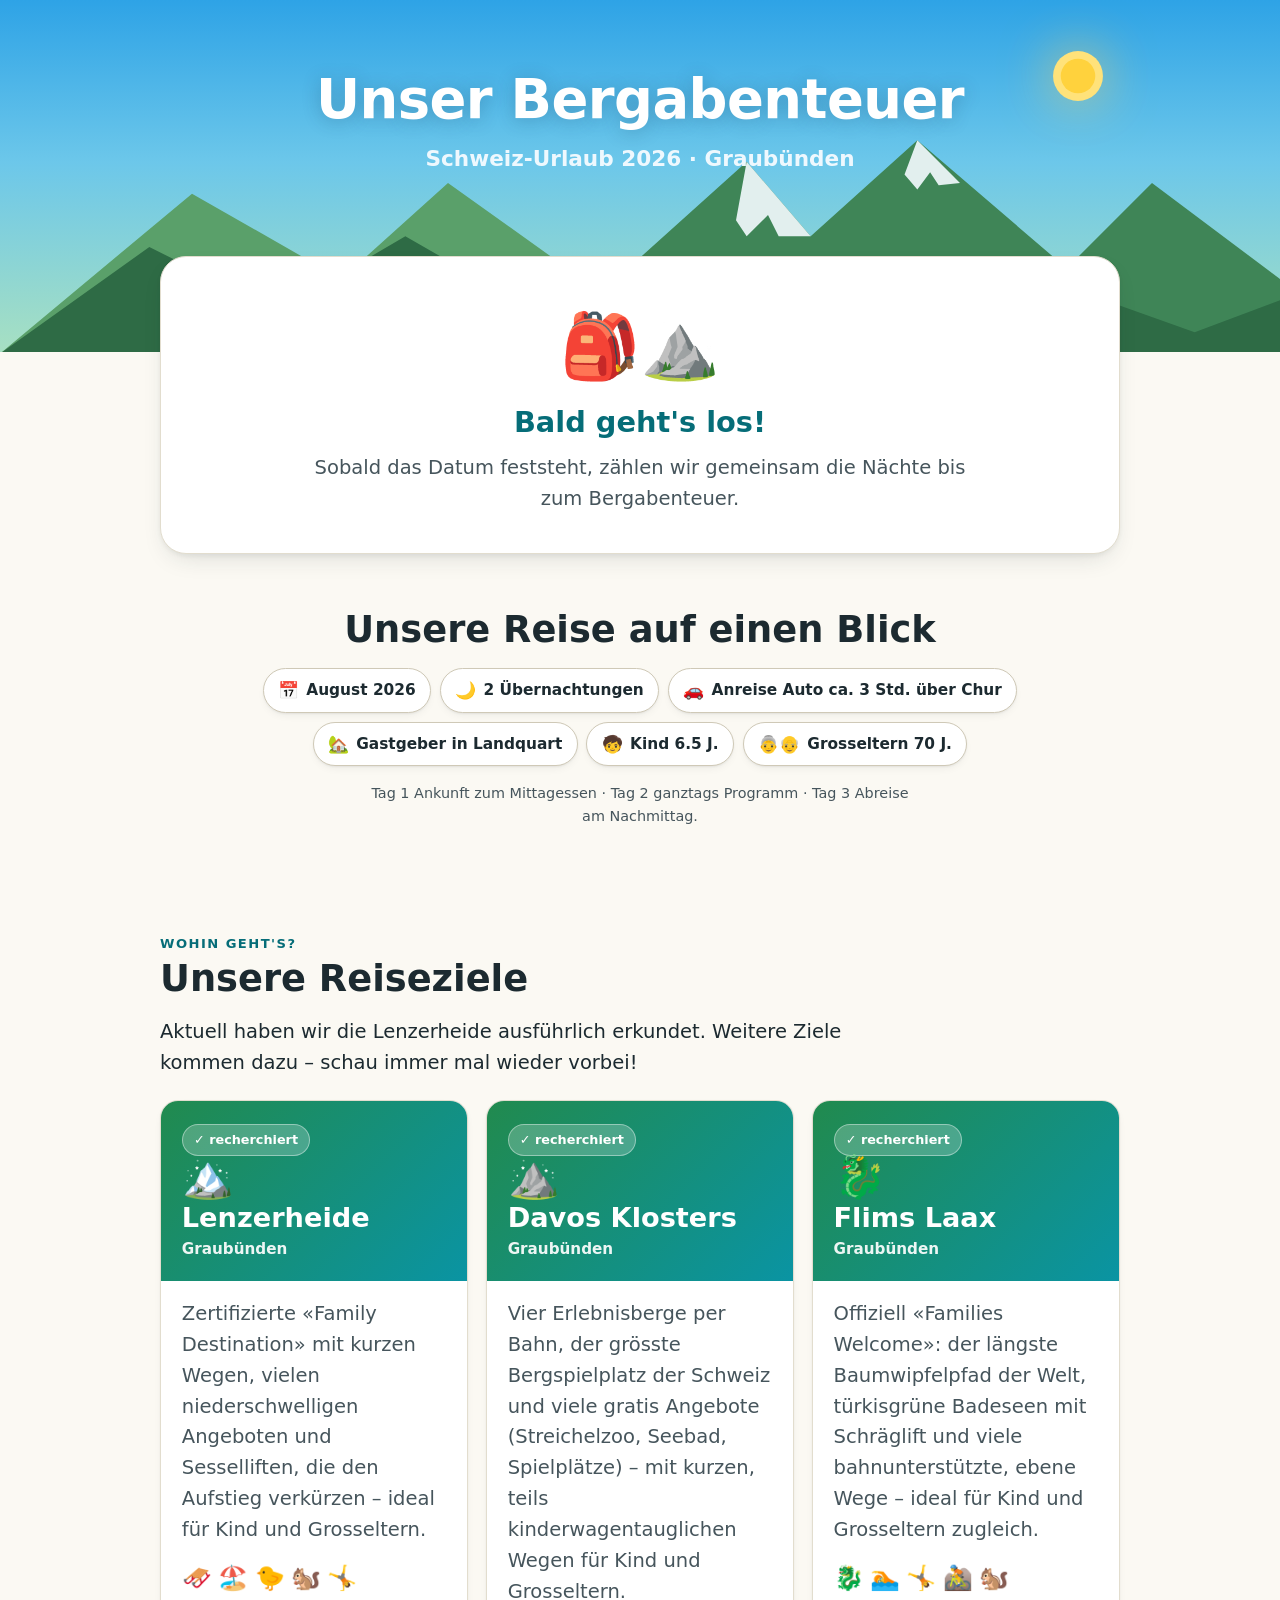
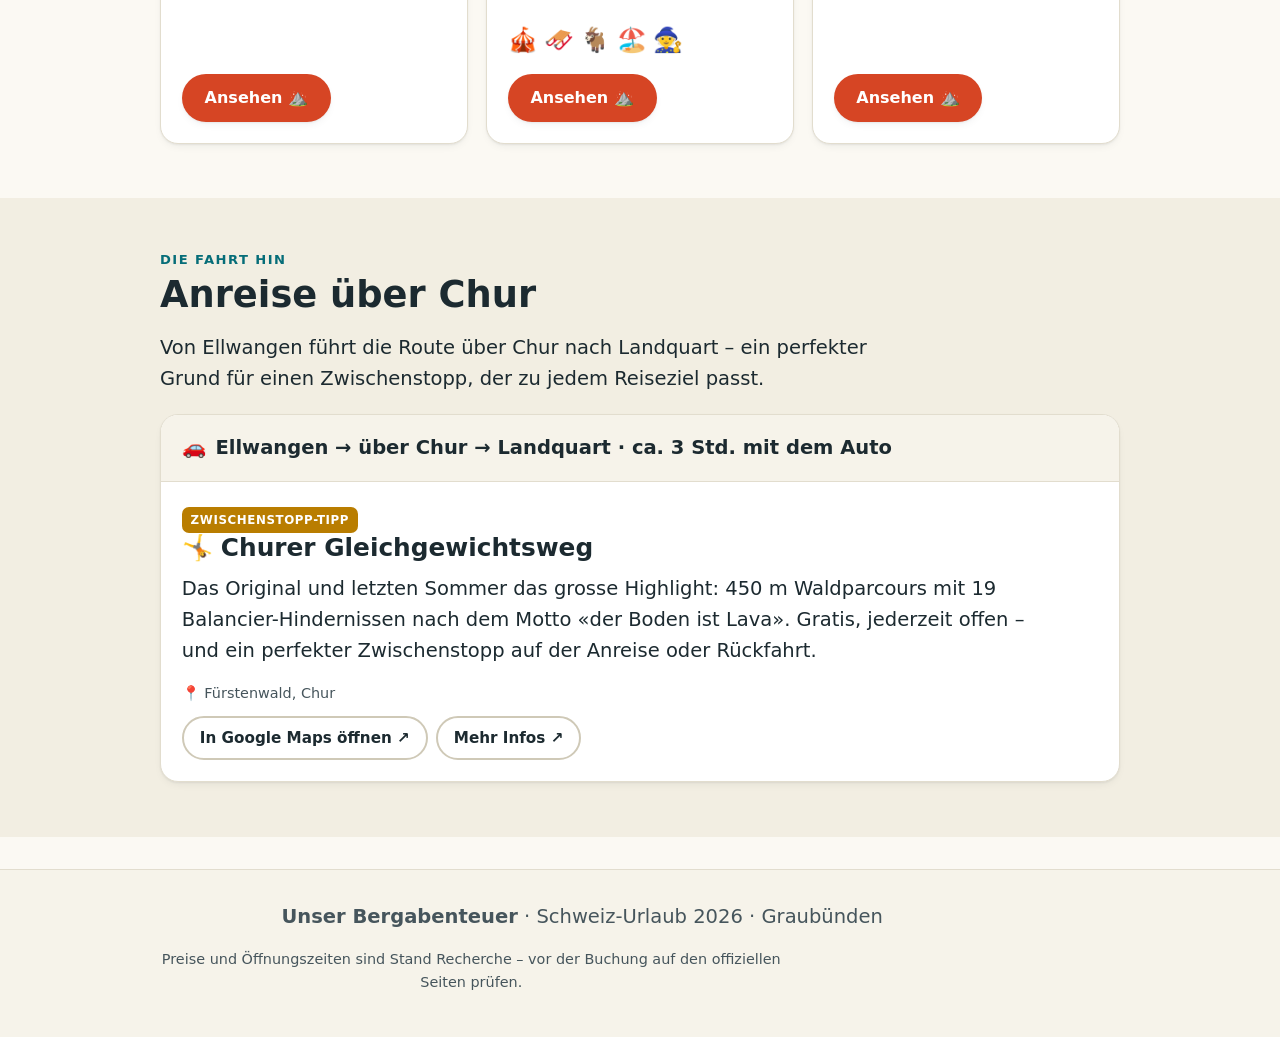
<file: docs/index.html>
<!DOCTYPE html>
<html lang="de-CH">
<head>
  <meta charset="UTF-8">
  <!-- Zoom bleibt immer möglich: kein user-scalable=no / maximum-scale. viewport-fit für Safe-Areas. -->
  <meta name="viewport" content="width=device-width, initial-scale=1, viewport-fit=cover">
  <meta name="theme-color" content="#2ea3e6" media="(prefers-color-scheme: light)">
  <meta name="theme-color" content="#0f1b21" media="(prefers-color-scheme: dark)">
  <meta name="description" content="Unser Bergabenteuer 2026 – Familien-Reiseplanung für Graubünden im August 2026. Ausflugsziele, Tagespläne, Hotels und Kosten für Kind und Grosseltern.">
  <meta name="robots" content="noindex">
  <title>Unser Bergabenteuer · Schweiz-Urlaub 2026</title>
  <link rel="stylesheet" href="assets/css/style.css">
</head>
<body data-page="index">
  <a class="skip" href="#hauptinhalt">Zum Inhalt springen</a>

  <!-- ===================== HERO ===================== -->
  <header class="hero" role="banner">
    <!-- Stilisierte Sonne -->
    <svg class="hero__sun" viewBox="0 0 100 100" aria-hidden="true" focusable="false">
      <circle cx="50" cy="50" r="26" fill="#ffe27a"/>
      <circle cx="50" cy="50" r="18" fill="#ffd23d"/>
    </svg>
    <div class="hero__inner wrap">
      <h1>Unser Bergabenteuer</h1>
      <p class="hero__sub">Schweiz-Urlaub 2026 · Graubünden</p>
    </div>
    <!-- Stilisierte Bergsilhouette (einfache Polygone) -->
    <svg class="hero__scene" viewBox="0 0 1200 220" preserveAspectRatio="none" aria-hidden="true" focusable="false">
      <polygon points="0,220 180,70 320,150 420,60 560,160 620,220" fill="#5aa06a"/>
      <polygon points="500,220 700,40 760,110 860,20 1000,140 1080,60 1200,150 1200,220" fill="#3f8557"/>
      <polygon points="700,40 760,110 730,110 720,90 700,110 690,95" fill="#f4fbff" opacity=".9"/>
      <polygon points="860,20 900,60 880,62 872,50 860,66 848,52" fill="#f4fbff" opacity=".9"/>
      <polygon points="0,220 140,120 260,180 380,110 520,190 640,130 820,210 980,150 1120,200 1200,170 1200,220" fill="#2e6b45"/>
    </svg>
  </header>

  <main id="hauptinhalt">

    <!-- ===================== COUNTDOWN ===================== -->
    <section class="section" aria-labelledby="cd-h" style="padding-top:0">
      <div class="wrap">
        <h2 id="cd-h" class="visually-hidden" style="position:absolute;left:-9999px">Countdown</h2>
        <div id="countdown" class="countdown countdown--soon">
          <!-- JS füllt den Countdown; ohne JS bleibt dieser Fallback lesbar -->
          <div class="countdown__emoji" aria-hidden="true">🎒⛰️</div>
          <p class="countdown__label">Bald geht's los!</p>
          <p class="countdown__hint">Sobald das Datum feststeht, zählen wir gemeinsam die Nächte bis zum Bergabenteuer.</p>
        </div>
      </div>
    </section>

    <!-- ===================== REISE-STECKBRIEF ===================== -->
    <section class="section" aria-labelledby="sb-h" style="padding-top:0">
      <div class="wrap" style="text-align:center">
        <h2 id="sb-h" style="justify-content:center">Unsere Reise auf einen Blick</h2>
        <div id="reise-chips" class="chips" style="margin-top:1rem"></div>
        <p class="fineprint" style="margin:1rem auto 0">Tag 1 Ankunft zum Mittagessen · Tag 2 ganztags Programm · Tag 3 Abreise am Nachmittag.</p>
      </div>
    </section>

    <!-- ===================== DESTINATIONEN ===================== -->
    <section class="section" aria-labelledby="dest-h">
      <div class="wrap">
        <p class="eyebrow">Wohin geht's?</p>
        <h2 id="dest-h">Unsere Reiseziele</h2>
        <p style="max-width:60ch">Aktuell haben wir die Lenzerheide ausführlich erkundet. Weitere Ziele kommen dazu – schau immer mal wieder vorbei!</p>
        <p class="no-js-note">Hinweis: Diese Planungsseite lädt ihre Inhalte per JavaScript. Bitte JavaScript aktivieren, um Reiseziele, Tagespläne und Aktivitäten zu sehen.</p>
        <div id="dest-grid" class="grid grid--3" style="margin-top:1.3rem"></div>
      </div>
    </section>

    <!-- ===================== ANREISE ===================== -->
    <section class="section" aria-labelledby="an-h" style="background:var(--bg-2)">
      <div class="wrap">
        <p class="eyebrow">Die Fahrt hin</p>
        <h2 id="an-h">Anreise über Chur</h2>
        <p style="max-width:60ch">Von Ellwangen führt die Route über Chur nach Landquart – ein perfekter Grund für einen Zwischenstopp, der zu jedem Reiseziel passt.</p>
        <div id="anreise-inner" class="anreise" style="margin-top:1.2rem"></div>
      </div>
    </section>
  </main>

  <footer class="site" role="contentinfo">
    <div class="wrap">
      <p><strong>Unser Bergabenteuer</strong> · Schweiz-Urlaub 2026 · Graubünden</p>
      <p class="fineprint">Preise und Öffnungszeiten sind Stand Recherche – vor der Buchung auf den offiziellen Seiten prüfen.</p>
    </div>
  </footer>

  <!-- Daten zuerst, dann Logik. defer hält die Reihenfolge und blockiert das Rendering nicht. -->
  <script src="assets/js/data.js" defer></script>
  <script src="assets/js/app.js" defer></script>
</body>
</html>
</file>
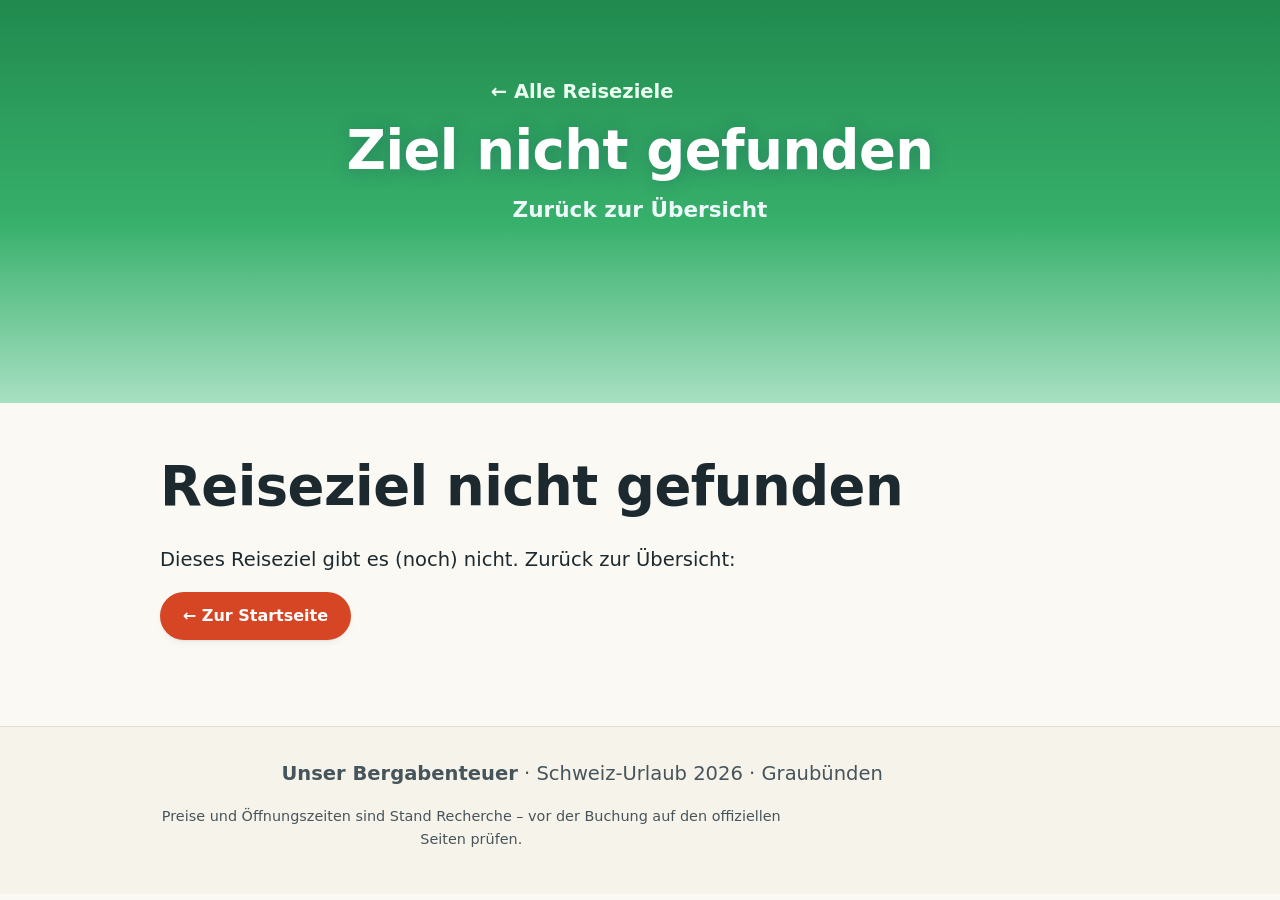
<file: docs/destination.html>
<!DOCTYPE html>
<html lang="de-CH">
<head>
  <meta charset="UTF-8">
  <meta name="viewport" content="width=device-width, initial-scale=1, viewport-fit=cover">
  <meta name="theme-color" content="#218a4e" media="(prefers-color-scheme: light)">
  <meta name="theme-color" content="#0f1b21" media="(prefers-color-scheme: dark)">
  <meta name="description" content="Reiseziel-Details: Aktivitäten, Balancierwege, Tagesplan, Hotels und Kosten für Kind und Grosseltern.">
  <meta name="robots" content="noindex">
  <title>Reiseziel · Unser Bergabenteuer 2026</title>
  <link rel="stylesheet" href="assets/css/style.css">
</head>
<body data-page="destination">
  <a class="skip" href="#hauptinhalt">Zum Inhalt springen</a>

  <!-- ===================== KOPF ===================== -->
  <header class="hero site-header" role="banner" style="background:linear-gradient(180deg,#218a4e 0%,#37b06b 55%,#a7e0c2 100%)">
    <div class="hero__inner wrap" style="padding-bottom:clamp(1.5rem,1rem+5vw,3rem)">
      <p style="margin:0 0 .4rem"><a href="index.html" class="backlink" style="color:#eafff2">← Alle Reiseziele</a></p>
      <h1 id="dest-title">Lenzerheide</h1>
      <p class="hero__sub" id="dest-sub">Graubünden</p>
    </div>
  </header>

  <!-- ===================== STICKY SPRUNGNAV ===================== -->
  <nav class="subnav" aria-label="Abschnitte">
    <div class="subnav__scroll">
      <a href="#steckbrief">📋 Steckbrief</a>
      <a href="#balancieren">🤸 Balancieren</a>
      <a href="#galerie">🎒 Abenteuer</a>
      <a href="#karte">🗺️ Karte</a>
      <a href="#tagesplan">🗓️ Tagesplan</a>
      <a href="#hotels">🏨 Hotels</a>
      <a href="#kosten">💰 Kosten</a>
      <a href="#events">🎪 Events</a>
    </div>
  </nav>

  <main id="hauptinhalt" data-screen-label="Destination Lenzerheide">
    <div id="dest-main">

      <p class="no-js-note wrap" style="margin-top:1.5rem">Hinweis: Diese Planungsseite lädt ihre Inhalte per JavaScript. Bitte JavaScript aktivieren, um alle Aktivitäten, den Tagesplan und die Hotels zu sehen.</p>

      <!-- 1. STECKBRIEF -->
      <section id="steckbrief" class="section" aria-labelledby="steckbrief-h">
        <div class="wrap">
          <p class="eyebrow">Warum hierher?</p>
          <h2 id="steckbrief-h">Steckbrief</h2>
          <div id="steckbrief-body" class="steckbrief"></div>
        </div>
      </section>

      <!-- 2. SCHWERPUNKT BALANCIEREN -->
      <section id="balancieren" class="section" aria-labelledby="bal-h" style="background:var(--bg-2)">
        <div class="wrap">
          <p class="eyebrow">Das Lieblingsthema</p>
          <h2 id="bal-h">Balancieren & Gleichgewichtswege 🤸</h2>
          <p style="max-width:62ch">Der Churer Gleichgewichtsweg war letzten Sommer das grosse Highlight. Hier sind er und die besten Wege zum Balancieren, Klettern und Rätseln.</p>
          <div id="balancieren-grid" class="grid grid--2" style="margin-top:1.2rem"></div>
        </div>
      </section>

      <!-- 3. ABENTEUER-GALERIE -->
      <section id="galerie" class="section" aria-labelledby="gal-h">
        <div class="wrap">
          <p class="eyebrow">Alle Aktivitäten</p>
          <h2 id="gal-h">Abenteuer-Galerie</h2>

          <!-- Fortschritt / gesammelte Stempel (JS) -->
          <div id="progress" class="progress js-only flex" style="margin:1rem 0 1.3rem"></div>

          <!-- Tap-Filterleiste (JS) -->
          <div id="filterbar" class="filterbar js-only"></div>

          <div id="galerie-grid" class="grid grid--2"></div>
          <p id="galerie-empty" class="no-js-note" style="display:none;margin-top:1rem">Keine Aktivitäten passen zu dieser Auswahl. Tippe auf «Alle zeigen», um den Filter zurückzusetzen.</p>
        </div>
      </section>

      <!-- 3b. KARTE -->
      <section id="karte" class="section" aria-labelledby="karte-h">
        <div class="wrap">
          <p class="eyebrow">Wo liegt was?</p>
          <h2 id="karte-h">Karte</h2>
          <p class="karte__intro">Alle Aktivitäten und Hotels im Überblick. Ort antippen für Eignung, Preis und Route – die Farben zeigen die Art der Aktivität.</p>
          <div class="karte__frame">
            <div id="karte-map" class="karte__map" role="region" aria-label="Interaktive Karte der Aktivitäten und Hotels"></div>
            <div id="karte-fallback" class="karte__fallback">
              <p><strong>Die interaktive Karte kann hier nicht angezeigt werden.</strong><br>Alle Orte lassen sich direkt in Google Maps öffnen:</p>
              <a id="karte-fallback-link" class="btn btn--ghost" target="_blank" rel="noopener" href="https://www.google.com/maps/search/?api=1&amp;query=Lenzerheide">Region in Google Maps öffnen ↗</a>
            </div>
          </div>
          <ul id="karte-legende" class="karte-legende" aria-label="Kartenlegende" hidden></ul>
        </div>
      </section>

      <!-- 4. TAGESPLAN -->
      <section id="tagesplan" class="section" aria-labelledby="plan-h" style="background:var(--bg-2)">
        <div class="wrap">
          <p class="eyebrow">Tag 1 – 3</p>
          <div class="plan__head">
            <h2 id="plan-h" style="margin:0">Tagesplan</h2>
            <div style="display:flex;gap:.6rem;flex-wrap:wrap;align-items:center">
              <div id="wetter-toggle" class="toggle js-only flex" role="group" aria-label="Wetter wählen"></div>
              <button id="print-btn" class="btn btn--ghost btn--sm js-only" type="button">🖨️ Tagesplan drucken</button>
            </div>
          </div>
          <div id="days" class="days"></div>
        </div>
      </section>

      <!-- 5. HOTELS -->
      <section id="hotels" class="section" aria-labelledby="hotels-h">
        <div class="wrap">
          <p class="eyebrow">Übernachten</p>
          <h2 id="hotels-h">Hotels im Vergleich</h2>
          <div id="hotels-grid" class="grid grid--2" style="margin-bottom:1.3rem"></div>
          <div id="hotel-empfehlung" class="emphbox"></div>
        </div>
      </section>

      <!-- 6. KOSTEN -->
      <section id="kosten" class="section" aria-labelledby="kosten-h" style="background:var(--bg-2)">
        <div class="wrap">
          <p class="eyebrow">Budget</p>
          <h2 id="kosten-h">Kosten & Tipps</h2>
          <div id="kosten-body"></div>
        </div>
      </section>

      <!-- 7. EVENTS -->
      <section id="events" class="section" aria-labelledby="events-h">
        <div class="wrap">
          <p class="eyebrow">Rund um die Reisezeit</p>
          <h2 id="events-h">Events im August 2026</h2>
          <div id="events-list" class="events" style="margin-bottom:1rem"></div>
          <p id="events-hint" class="fineprint"></p>
        </div>
      </section>

      <!-- 8. HINWEISE -->
      <section class="section fineprint" aria-labelledby="hinw-h" style="padding-top:0">
        <div class="wrap">
          <h2 id="hinw-h" style="font-size:1.1rem">Hinweise & Vorbehalte</h2>
          <p id="hinweise-text"></p>
        </div>
      </section>

      <!-- 9. ZURÜCK -->
      <div class="wrap" style="padding-bottom:2rem">
        <a href="index.html" class="btn btn--primary">← Zurück zu allen Reisezielen</a>
      </div>
    </div>
  </main>

  <footer class="site" role="contentinfo">
    <div class="wrap">
      <p><strong>Unser Bergabenteuer</strong> · Schweiz-Urlaub 2026 · Graubünden</p>
      <p class="fineprint">Preise und Öffnungszeiten sind Stand Recherche – vor der Buchung auf den offiziellen Seiten prüfen.</p>
    </div>
  </footer>

  <!-- Karten-Key: config.js (committet, referrer-beschränkt) — lokal via
       config.local.js überschrieben (document.write muss synchron VOR den
       deferred Skripten laufen, sonst greift der Dev-Key nicht). -->
  <script src="assets/js/config.js"></script>
  <script>
    if (['localhost', '127.0.0.1'].includes(location.hostname)) {
      document.write('<script src="assets/js/config.local.js"><\/script>');
    }
  </script>
  <script src="assets/js/data.js" defer></script>
  <script src="assets/js/app.js" defer></script>
  <script src="assets/js/map.js" defer></script>
</body>
</html>
</file>
<file: docs/assets/css/style.css>
/* =============================================================================
   style.css — Unser Bergabenteuer 2026
   Mobile-first, hoher Kontrast (WCAG AA), Light + Dark Mode, Print für Tagesplan.
   Keine externen Requests. Deko über CSS/Inline-SVG. Systemschriften.
   ============================================================================= */

/* ---------- Design-Tokens ---------- */
:root {
  color-scheme: light dark;

  /* Bergwelt-Palette – kräftig & kontraststark */
  --gruen:    #218a4e;   /* Wiese  */
  --gruen-d:  #17643a;
  --tuerkis:  #0a94a3;   /* See    */
  --tuerkis-d:#066d78;
  --himmel:   #1f74d6;   /* Himmel */
  --himmel-d: #14539c;
  --sonne:    #f2a900;   /* Sonne  */
  --sonne-d:  #b97d00;
  --bergrot:  #d64524;   /* Akzent */
  --bergrot-d:#a5321a;

  /* Flächen & Text (warm getönt, entsättigt) */
  --bg:        #fbf9f3;
  --bg-2:      #f2eee2;
  --surface:   #ffffff;
  --surface-2: #f6f3ea;
  --ink:       #1c2a30;   /* Haupttext, Kontrast > 12:1 auf --bg */
  --ink-2:     #46555c;   /* Sekundärtext, > 5:1 */
  --line:      #e2ddce;
  --line-2:    #cfc9b7;

  /* Eignungs-Ampel */
  --ampel-ideal:  #1b7a43;
  --ampel-gut:    #1f74d6;
  --ampel-beding: #b06a00;
  --ampel-ungeei: #c0361a;

  /* Struktur */
  --radius:   18px;
  --radius-s: 12px;
  --radius-l: 26px;
  --shadow:   0 2px 4px rgba(28,42,48,.05), 0 10px 26px -10px rgba(28,42,48,.18);
  --shadow-s: 0 1px 2px rgba(28,42,48,.06), 0 4px 12px -6px rgba(28,42,48,.14);
  --tap: 48px;                 /* Mindest-Touch-Ziel */
  --maxw: 960px;

  --font-body: system-ui, -apple-system, "Segoe UI", Roboto, "Helvetica Neue", Arial, sans-serif;
  --font-display: ui-rounded, "SF Pro Rounded", "Nunito", "Segoe UI", system-ui, sans-serif;
}

@media (prefers-color-scheme: dark) {
  :root {
    --gruen:    #4cc47e;  --gruen-d:  #2e9c5b;
    --tuerkis:  #34c2d0;  --tuerkis-d:#1c9aa8;
    --himmel:   #6aa9f0;  --himmel-d: #3d84d8;
    --sonne:    #ffc23d;  --sonne-d:  #d99a00;
    --bergrot:  #ff7554;  --bergrot-d:#e0512f;

    --bg:        #0f1b21;
    --bg-2:      #142831;
    --surface:   #16262e;
    --surface-2: #1c313a;
    --ink:       #e9f1f2;
    --ink-2:     #a9bcc2;
    --line:      #2a3f48;
    --line-2:    #365059;

    --ampel-ideal:  #4cc47e;
    --ampel-gut:    #6aa9f0;
    --ampel-beding: #f0b64a;
    --ampel-ungeei: #ff7a5c;

    --shadow:   0 2px 4px rgba(0,0,0,.3), 0 12px 30px -12px rgba(0,0,0,.6);
    --shadow-s: 0 1px 2px rgba(0,0,0,.3), 0 6px 16px -8px rgba(0,0,0,.5);
  }
}

/* ---------- Reset & Grundlagen ---------- */
* { box-sizing: border-box; }
html { -webkit-text-size-adjust: 100%; scroll-behavior: smooth; }
@media (prefers-reduced-motion: reduce) {
  html { scroll-behavior: auto; }
  *, *::before, *::after { animation-duration: .001ms !important; transition-duration: .001ms !important; }
}

body {
  margin: 0;
  font-family: var(--font-body);
  font-size: clamp(1.06rem, 0.98rem + 0.5vw, 1.22rem);  /* ~18–20 px+ */
  line-height: 1.58;
  color: var(--ink);
  background: var(--bg);
  -webkit-font-smoothing: antialiased;
  padding-bottom: env(safe-area-inset-bottom);
}

h1, h2, h3, h4 { font-family: var(--font-display); line-height: 1.12; text-wrap: balance; margin: 0 0 .5em; }
h1 { font-size: clamp(2.1rem, 1.5rem + 3.4vw, 3.4rem); letter-spacing: -.01em; }
h2 { font-size: clamp(1.6rem, 1.25rem + 1.8vw, 2.3rem); }
h3 { font-size: clamp(1.25rem, 1.08rem + 0.9vw, 1.55rem); }
p  { margin: 0 0 .8em; text-wrap: pretty; }
:where(p, li) { max-width: 68ch; }

a { color: var(--himmel-d); text-underline-offset: 3px; }
@media (prefers-color-scheme: dark) { a { color: var(--himmel); } }
a:focus-visible, button:focus-visible, summary:focus-visible, .chip:focus-visible {
  outline: 3px solid var(--sonne); outline-offset: 2px; border-radius: 6px;
}

img, svg { max-width: 100%; display: block; }

.wrap { width: min(100% - 2rem, var(--maxw)); margin-inline: auto; }
.section { padding-block: clamp(2rem, 1.4rem + 2.5vw, 3.4rem); }
.section > .wrap > h2 { display: flex; align-items: baseline; gap: .5rem; }
.eyebrow { font: 600 .82rem/1 var(--font-body); letter-spacing: .11em; text-transform: uppercase; color: var(--tuerkis-d); margin: 0 0 .5rem; }
@media (prefers-color-scheme: dark) { .eyebrow { color: var(--tuerkis); } }

/* Skip-Link */
.skip {
  position: absolute; left: 8px; top: -60px; z-index: 200;
  background: var(--ink); color: var(--bg); padding: .7rem 1.1rem; border-radius: 10px;
  transition: top .15s;
}
.skip:focus { top: calc(8px + env(safe-area-inset-top)); }

/* ---------- Header / Hero ---------- */
.hero {
  position: relative; overflow: hidden; color: #fff;
  background: linear-gradient(180deg, #2ea3e6 0%, #6cc7ea 46%, #a7e0c2 100%);
  padding-top: calc(env(safe-area-inset-top) + 1rem);
}
.hero__inner { position: relative; z-index: 2; padding-block: clamp(1.5rem, 1rem + 5vw, 3.4rem) clamp(7rem, 5rem + 12vw, 11rem); text-align: center; }
.hero h1 { color: #fff; text-shadow: 0 2px 18px rgba(20,60,90,.28); margin-bottom: .2em; }
.hero__sub { font-size: clamp(1.05rem, 0.95rem + 0.7vw, 1.35rem); font-weight: 600; color: #f4fbff; opacity: .96; margin: 0; }
.hero__scene { position: absolute; left: 0; right: 0; bottom: -1px; z-index: 1; width: 100%; height: auto; }
.hero__sun { position: absolute; top: 8%; right: 12%; width: clamp(52px, 12vw, 96px); height: auto; z-index: 1; filter: drop-shadow(0 0 26px rgba(255,210,90,.7)); }

/* ---------- Buttons ---------- */
.btn {
  display: inline-flex; align-items: center; justify-content: center; gap: .5rem;
  min-height: var(--tap); padding: .7rem 1.3rem;
  font: 600 1rem/1 var(--font-display); text-decoration: none; cursor: pointer;
  border: 2px solid transparent; border-radius: 999px;
  background: var(--ink); color: var(--bg);
  transition: transform .12s ease, box-shadow .12s ease, background .12s;
  box-shadow: var(--shadow-s);
}
.btn:hover { transform: translateY(-1px); }
.btn:active { transform: translateY(1px); }
.btn--primary { background: var(--bergrot); color: #fff; }
.btn--primary:hover { background: var(--bergrot-d); }
.btn--ghost { background: var(--surface); color: var(--ink); border-color: var(--line-2); box-shadow: none; }
.btn--sun { background: var(--sonne); color: #3a2600; }
.btn--sun:hover { background: var(--sonne-d); }
.btn--sm { min-height: 44px; padding: .55rem 1rem; font-size: .95rem; }

/* ---------- Chips (Reise-Steckbrief) ---------- */
.chips { display: flex; flex-wrap: wrap; gap: .55rem; justify-content: center; }
.chip-info {
  display: inline-flex; align-items: center; gap: .45rem;
  padding: .5rem .9rem; border-radius: 999px;
  background: var(--surface); border: 1.5px solid var(--line-2);
  font-size: .96rem; font-weight: 600; color: var(--ink); box-shadow: var(--shadow-s);
}
.chip-info .ic { font-size: 1.1em; }

/* ---------- Countdown-Karte ---------- */
.countdown {
  position: relative; z-index: 5; margin-top: clamp(-6rem, -4rem - 8vw, -4.5rem);
  background: var(--surface); border-radius: var(--radius-l);
  box-shadow: var(--shadow); border: 1px solid var(--line);
  padding: clamp(1.4rem, 1rem + 3vw, 2.4rem); text-align: center;
}
.countdown__num { font-family: var(--font-display); font-weight: 800; line-height: .9;
  font-size: clamp(3.2rem, 2rem + 8vw, 6rem); color: var(--bergrot); letter-spacing: -.02em; }
.countdown__label { font-family: var(--font-display); font-weight: 700; font-size: clamp(1.2rem, 1rem + 1.4vw, 1.8rem); margin: .1em 0 0; }
.countdown__hint { color: var(--ink-2); margin: .5rem auto 0; }
.countdown--soon .countdown__emoji { font-size: clamp(2.6rem, 2rem + 4vw, 4rem); }
.countdown--soon .countdown__label { color: var(--tuerkis-d); }
@media (prefers-color-scheme: dark) { .countdown--soon .countdown__label { color: var(--tuerkis); } }

/* ---------- Fortschritt / Stempel gesammelt ---------- */
.progress {
  display: flex; align-items: center; gap: 1rem; flex-wrap: wrap;
  background: linear-gradient(120deg, var(--surface-2), var(--surface));
  border: 1.5px solid var(--line); border-radius: var(--radius);
  padding: 1rem 1.2rem; box-shadow: var(--shadow-s);
}
.progress__text { font-family: var(--font-display); font-weight: 700; font-size: 1.15rem; }
.progress__text b { color: var(--bergrot); }
.progress__bar { flex: 1 1 200px; height: 16px; border-radius: 999px; background: var(--bg-2); overflow: hidden; border: 1px solid var(--line-2); }
.progress__fill { height: 100%; width: 0; border-radius: 999px;
  background: linear-gradient(90deg, var(--sonne), var(--gruen)); transition: width .5s ease; }

/* ---------- Karten-Raster ---------- */
.grid { display: grid; gap: 1.1rem; grid-template-columns: 1fr; }
@media (min-width: 620px) { .grid--2 { grid-template-columns: repeat(2, 1fr); } }
@media (min-width: 860px) { .grid--3 { grid-template-columns: repeat(3, 1fr); } }

.card {
  background: var(--surface); border: 1px solid var(--line); border-radius: var(--radius);
  box-shadow: var(--shadow-s); overflow: hidden; display: flex; flex-direction: column;
}

/* ---------- Destinationskarten (Startseite) ---------- */
.dest {
  position: relative; padding: 0; transition: transform .15s ease, box-shadow .15s ease;
}
.dest:hover { transform: translateY(-3px); box-shadow: var(--shadow); }
.dest__banner { position: relative; padding: 1.4rem 1.3rem 1.1rem; color: #fff;
  background: linear-gradient(135deg, var(--gruen), var(--tuerkis)); }
.dest__emoji { font-size: 2.6rem; line-height: 1; }
.dest__name { font-family: var(--font-display); font-weight: 800; font-size: 1.7rem; margin: .3rem 0 0; color: #fff; }
.dest__region { font-weight: 600; opacity: .92; font-size: .95rem; }
.dest__body { padding: 1.1rem 1.3rem 1.3rem; display: flex; flex-direction: column; gap: .9rem; flex: 1; }
.dest__body p { color: var(--ink-2); margin: 0; }
.dest__hl { display: flex; gap: .4rem; font-size: 1.5rem; }
.badge {
  display: inline-flex; align-items: center; gap: .35rem; align-self: flex-start;
  padding: .3rem .7rem; border-radius: 999px; font-size: .8rem; font-weight: 700;
  background: rgba(255,255,255,.22); color: #fff; border: 1px solid rgba(255,255,255,.4);
}
.dest__footer { margin-top: auto; }

/* Platzhalterkarte "Bald mehr!" */
.dest--soon { background: transparent; border: 2.5px dashed var(--line-2); box-shadow: none;
  align-items: center; justify-content: center; text-align: center; padding: 2rem 1.2rem; min-height: 210px; gap: .4rem; }
.dest--soon:hover { transform: none; box-shadow: none; }
.dest--soon .q { font-size: 3rem; color: var(--line-2); font-family: var(--font-display); font-weight: 800; }
.dest--soon .dest__name { color: var(--ink); font-size: 1.35rem; }
.dest--soon p { color: var(--ink-2); }

/* ---------- Anreise-Block ---------- */
.anreise { background: var(--surface); border: 1px solid var(--line); border-radius: var(--radius); box-shadow: var(--shadow-s); overflow: hidden; }
.anreise__route { padding: 1.1rem 1.3rem; background: var(--surface-2); border-bottom: 1px solid var(--line);
  font-family: var(--font-display); font-weight: 700; display: flex; gap: .6rem; align-items: center; flex-wrap: wrap; }
.anreise__stopp { padding: 1.3rem; }
.anreise__stopp h3 { display: flex; align-items: center; gap: .5rem; }
.tip-flag { display: inline-block; font-size: .74rem; font-weight: 800; letter-spacing: .05em; text-transform: uppercase;
  color: #fff; background: var(--sonne-d); padding: .22rem .55rem; border-radius: 7px; }

/* ---------- Sticky Sprungnavigation ---------- */
.subnav {
  position: sticky; top: 0; z-index: 60;
  background: color-mix(in srgb, var(--surface) 92%, transparent);
  backdrop-filter: saturate(1.4) blur(10px);
  border-bottom: 1px solid var(--line);
  padding: .5rem 0; padding-top: calc(.5rem + env(safe-area-inset-top));
}
.subnav__scroll { display: flex; gap: .45rem; overflow-x: auto; scrollbar-width: none; -webkit-overflow-scrolling: touch; padding-inline: 1rem; }
.subnav__scroll::-webkit-scrollbar { display: none; }
.subnav a {
  flex: 0 0 auto; min-height: 44px; display: inline-flex; align-items: center; gap: .35rem;
  padding: .5rem .85rem; border-radius: 999px; text-decoration: none; white-space: nowrap;
  font: 600 .92rem/1 var(--font-display); color: var(--ink);
  background: var(--surface-2); border: 1.5px solid var(--line);
}
.subnav a:hover { border-color: var(--tuerkis); }
:target { scroll-margin-top: 5.2rem; }
section[id] { scroll-margin-top: 5.2rem; }

/* ---------- Steckbrief (Destination) ---------- */
.steckbrief { display: grid; gap: 1rem; }
.steckbrief .facts { display: flex; flex-wrap: wrap; gap: .55rem; }

/* Kostenwarnung */
.warnbox {
  border-radius: var(--radius); padding: 1.1rem 1.2rem; margin: 1rem 0;
  background: color-mix(in srgb, var(--sonne) 16%, var(--surface));
  border: 2px solid var(--sonne-d); box-shadow: var(--shadow-s);
}
.warnbox h3 { display: flex; align-items: center; gap: .5rem; margin-bottom: .4rem; color: var(--ink); }
.warnbox p { margin: 0; color: var(--ink); }
.warnbox--danger { background: color-mix(in srgb, var(--bergrot) 12%, var(--surface)); border-color: var(--bergrot); }

/* ---------- Filterleiste ---------- */
.filterbar { display: flex; flex-direction: column; gap: .7rem; margin-bottom: 1.3rem; }
.filterbar__row { display: flex; flex-wrap: wrap; gap: .5rem; }
.filterbar__legend { font: 700 .85rem/1 var(--font-body); letter-spacing: .04em; text-transform: uppercase; color: var(--ink-2); align-self: center; margin-right: .2rem; }
.chip {
  appearance: none; -webkit-appearance: none; cursor: pointer;
  min-height: var(--tap); display: inline-flex; align-items: center; gap: .45rem;
  padding: .55rem 1rem; border-radius: 999px;
  font: 600 1rem/1 var(--font-display); color: var(--ink);
  background: var(--surface); border: 2px solid var(--line-2);
  transition: background .12s, border-color .12s, color .12s, transform .1s;
}
.chip:hover { border-color: var(--tuerkis); }
.chip[aria-pressed="true"] { background: var(--tuerkis); border-color: var(--tuerkis-d); color: #fff; }
.chip[aria-pressed="true"] .chip__check { opacity: 1; }
.chip__check { opacity: 0; font-weight: 900; }
.chip--reset[aria-pressed] { background: var(--surface); }
.chip--reset { border-style: dashed; }
.filter-count { font-weight: 600; color: var(--ink-2); font-size: .95rem; }

/* ---------- Aktivitätskarte ---------- */
.akt { position: relative; }
.akt__head { display: flex; gap: .8rem; align-items: flex-start; padding: 1.1rem 1.2rem .4rem; }
.akt__icon { font-size: 2.2rem; line-height: 1; flex: 0 0 auto; filter: drop-shadow(0 2px 3px rgba(0,0,0,.12)); }
.akt__titlewrap { flex: 1; min-width: 0; }
.akt__name { font-family: var(--font-display); font-weight: 800; font-size: 1.28rem; margin: 0; display: flex; align-items: center; gap: .4rem; flex-wrap: wrap; }
.akt__star { color: var(--sonne-d); font-size: .95rem; }
.akt__meta { display: flex; flex-wrap: wrap; gap: .35rem .7rem; font-size: .88rem; color: var(--ink-2); margin-top: .25rem; font-weight: 600; }
.akt__kind {
  font-family: var(--font-display); font-weight: 700; font-size: 1.16rem; line-height: 1.4;
  padding: .3rem 1.2rem 0; color: var(--ink);
}
.akt__body { padding: .5rem 1.2rem 1.1rem; display: flex; flex-direction: column; gap: .8rem; flex: 1; }

/* Kategorie-Label */
.cat { display: inline-flex; align-items: center; gap: .3rem; padding: .18rem .5rem; border-radius: 7px;
  font-size: .78rem; font-weight: 700; background: var(--surface-2); color: var(--ink-2); border: 1px solid var(--line); }
.gratis-tag { color: var(--gruen-d); background: color-mix(in srgb, var(--gruen) 16%, var(--surface)); border-color: var(--gruen); }
@media (prefers-color-scheme: dark){ .gratis-tag { color: var(--gruen); } }

/* Eignungs-Ampel (Text + Symbol, nie Farbe allein) */
.ampeln { display: flex; flex-wrap: wrap; gap: .5rem; }
.ampel {
  display: inline-flex; align-items: center; gap: .45rem;
  padding: .4rem .7rem; border-radius: 10px; font-size: .92rem; font-weight: 700;
  border: 2px solid; background: var(--surface);
}
.ampel__who { font-weight: 800; }
.ampel__sym { font-weight: 900; font-family: var(--font-display); }
.ampel--ideal   { color: var(--ampel-ideal);  border-color: var(--ampel-ideal);  background: color-mix(in srgb, var(--ampel-ideal) 12%, var(--surface)); }
.ampel--gut     { color: var(--ampel-gut);    border-color: var(--ampel-gut);    background: color-mix(in srgb, var(--ampel-gut) 12%, var(--surface)); }
.ampel--bedingt { color: var(--ampel-beding); border-color: var(--ampel-beding); background: color-mix(in srgb, var(--ampel-beding) 14%, var(--surface)); }
.ampel--ungeeignet { color: var(--ampel-ungeei); border-color: var(--ampel-ungeei); background: color-mix(in srgb, var(--ampel-ungeei) 12%, var(--surface)); }
.ampel small { font-weight: 600; opacity: .95; }
.ampel__hint { font-size: .82rem; font-weight: 600; color: var(--ink-2); margin: .1rem 0 0; }

/* Altersregel-Warnhinweis auf der Karte */
.altersregel {
  display: flex; gap: .55rem; align-items: flex-start;
  background: color-mix(in srgb, var(--bergrot) 12%, var(--surface));
  border: 2px solid var(--bergrot); border-radius: var(--radius-s);
  padding: .7rem .85rem; font-size: .95rem; font-weight: 600; color: var(--ink);
}
.altersregel .ic { font-size: 1.25rem; flex: 0 0 auto; }
.altersregel b { color: var(--bergrot-d); }
@media (prefers-color-scheme: dark){ .altersregel b { color: var(--bergrot); } }

/* Details "Für die Erwachsenen" */
.details {
  border: 1.5px solid var(--line-2); border-radius: var(--radius-s); background: var(--surface-2); overflow: hidden;
}
.details > summary {
  list-style: none; cursor: pointer; min-height: var(--tap);
  display: flex; align-items: center; gap: .5rem; padding: .7rem 1rem;
  font-family: var(--font-display); font-weight: 700; color: var(--ink);
}
.details > summary::-webkit-details-marker { display: none; }
.details > summary::after { content: "▾"; margin-left: auto; transition: transform .2s; color: var(--ink-2); }
.details[open] > summary::after { transform: rotate(180deg); }
.details__inner { padding: 0 1rem 1rem; display: flex; flex-direction: column; gap: .7rem; }
.details__inner p { margin: 0; }
.kv { display: grid; grid-template-columns: auto 1fr; gap: .3rem .8rem; font-size: .95rem; }
.kv dt { font-weight: 700; color: var(--ink-2); }
.kv dd { margin: 0; }
.kv .price b { color: var(--bergrot-d); }
@media (prefers-color-scheme: dark){ .kv .price b { color: var(--sonne); } }
.linkrow { display: flex; flex-wrap: wrap; gap: .5rem; margin-top: .2rem; }

/* Stempel-Button */
.stamp-btn {
  appearance: none; cursor: pointer; position: relative;
  min-height: var(--tap); width: 100%; margin-top: auto;
  display: inline-flex; align-items: center; justify-content: center; gap: .5rem;
  padding: .7rem 1rem; border-radius: 999px;
  font: 700 1.05rem/1 var(--font-display);
  background: var(--sonne); color: #3a2600; border: 2px solid var(--sonne-d);
  transition: transform .12s, background .15s, color .15s;
}
.stamp-btn:hover { transform: translateY(-1px); }
.stamp-btn[aria-pressed="true"] { background: var(--gruen); color: #fff; border-color: var(--gruen-d); }
.stamp-btn__stamp { font-size: 1.3rem; }
.akt[data-stamped="true"]::before {
  content: "✔"; position: absolute; top: .7rem; right: .7rem; z-index: 3;
  width: 46px; height: 46px; display: grid; place-items: center;
  font-family: var(--font-display); font-weight: 900; font-size: 1.5rem; color: #fff;
  background: var(--gruen); border-radius: 50%; border: 3px dashed rgba(255,255,255,.85);
  box-shadow: var(--shadow-s); transform: rotate(-12deg);
  animation: stampIn .32s cubic-bezier(.2,1.4,.4,1);
}
@keyframes stampIn { 0% { transform: rotate(-12deg) scale(2.4); opacity: 0; } 60% { opacity: 1; } 100% { transform: rotate(-12deg) scale(1); opacity: 1; } }
@media (prefers-reduced-motion: reduce) { .akt[data-stamped="true"]::before { animation: none; } }

/* ---------- Karte (Planungskarte — ruhig/erwachsen, für Senioren lesbar) ---------- */
.karte__intro { max-width: 62ch; color: var(--ink-2); }
.karte__frame {
  position: relative;
  height: 480px;                          /* Fallback für Browser ohne dvh */
  height: clamp(340px, 58dvh, 620px);
  border-radius: var(--radius-l); overflow: hidden;
  border: 1px solid var(--line); box-shadow: var(--shadow);
  background: var(--surface-2);
}
.karte__map { position: absolute; inset: 0; }
.karte__fallback {
  position: absolute; inset: 0;
  display: grid; place-content: center; justify-items: center; gap: .9rem;
  text-align: center; padding: 1.5rem;
  background: var(--surface-2); color: var(--ink);
}
.karte__fallback p { max-width: 40ch; margin: 0; }
/* [hidden] durchsetzen — display:grid/flex würde das Attribut sonst überstimmen */
.karte__fallback[hidden], .karte-legende[hidden] { display: none !important; }

/* Legende — rein DOM/CSS, funktioniert auch ohne Kartentiles. Farbe nie allein. */
.karte-legende { list-style: none; margin: .9rem 0 0; padding: 0; display: flex; flex-wrap: wrap; gap: .45rem 1.1rem; }
.karte-legende__item { display: inline-flex; align-items: center; gap: .4rem; font-size: .95rem; font-weight: 600; color: var(--ink); }
.karte-legende__swatch { width: 14px; height: 14px; border-radius: 50%; border: 1px solid var(--line-2); flex: 0 0 auto; }
.karte-legende__swatch--hotel { border-radius: 4px; }   /* Quadrat spiegelt die Hotel-Pinform */
.karte-legende__icon { font-size: 1.05em; }

/* Info-Fenster — FIXE Light-Hexwerte: der Google-InfoWindow-Ballon ist immer
   weiss (auch im Dark Mode), Tokens würden helle Schrift auf Weiss erzeugen. */
.karte-iw { color: #1c2a30; font-size: 1rem; line-height: 1.45; max-width: 280px; display: grid; gap: .35rem; padding: .25rem .25rem .35rem; }
.karte-iw__name { font-family: var(--font-display); font-size: 1.12rem; font-weight: 800; margin: 0; color: #1c2a30; }
.karte-iw__kat { justify-self: start; margin: 0; padding: .15rem .5rem; border-radius: 7px; font-size: .78rem; font-weight: 700; background: #f6f3ea; color: #46555c; border: 1px solid #e2ddce; }
.karte-iw__ampel { margin: 0; font-size: .95rem; font-weight: 700; }
.karte-iw__ampel--ideal { color: #1b7a43; }
.karte-iw__ampel--gut { color: #1f74d6; }
.karte-iw__ampel--bedingt { color: #b06a00; }
.karte-iw__ampel--ungeeignet { color: #c0361a; }
.karte-iw__preis { margin: 0; font-weight: 800; color: #a5321a; }
.karte-iw__fakt { margin: 0; font-size: .95rem; color: #46555c; }
.karte-iw__links { display: flex; flex-wrap: wrap; gap: .5rem; margin-top: .4rem; }
.karte-iw__btn {
  min-height: 44px; display: inline-flex; align-items: center; gap: .35rem;
  padding: .5rem .9rem; border-radius: 999px;
  font: 600 .95rem/1 var(--font-display);
  background: #fff; color: #1c2a30; border: 1.5px solid #cfc9b7;
  text-decoration: none; cursor: pointer; appearance: none; -webkit-appearance: none;
}
.karte-iw__btn:focus-visible { outline: 3px solid #f2a900; outline-offset: 2px; }

/* ---------- Tagesplan ---------- */
.plan__head { display: flex; flex-wrap: wrap; gap: 1rem; align-items: center; justify-content: space-between; margin-bottom: 1.2rem; }
.toggle { display: inline-flex; background: var(--surface-2); border: 2px solid var(--line-2); border-radius: 999px; padding: 4px; gap: 4px; }
.toggle button {
  appearance: none; cursor: pointer; min-height: 44px; padding: .5rem 1.1rem; border: none; border-radius: 999px;
  font: 700 1rem/1 var(--font-display); color: var(--ink); background: transparent;
}
.toggle button[aria-pressed="true"] { background: var(--himmel); color: #fff; box-shadow: var(--shadow-s); }
.days { display: grid; gap: 1rem; }
@media (min-width: 780px) { .days { grid-template-columns: repeat(3, 1fr); align-items: start; } }
.day { background: var(--surface); border: 1px solid var(--line); border-radius: var(--radius); box-shadow: var(--shadow-s); overflow: hidden; }
.day__head { padding: .9rem 1.1rem; color: #fff; background: linear-gradient(135deg, var(--himmel), var(--tuerkis)); }
.day__tag { font: 800 .8rem/1 var(--font-display); letter-spacing: .08em; text-transform: uppercase; opacity: .9; }
.day__titel { font-family: var(--font-display); font-weight: 800; font-size: 1.25rem; margin: .2rem 0 0; }
.day__blocks { padding: .9rem 1.1rem; display: flex; flex-direction: column; gap: .8rem; }
.block { display: grid; grid-template-columns: auto 1fr; gap: .2rem .8rem; }
.block__zeit { font: 700 .82rem/1.3 var(--font-body); letter-spacing: .03em; text-transform: uppercase; color: var(--tuerkis-d); padding-top: .15rem; }
@media (prefers-color-scheme: dark){ .block__zeit { color: var(--tuerkis); } }
.block__text { grid-column: 1 / -1; margin: 0; }
@media (min-width: 500px) { .block__text { grid-column: 2; } }

/* ---------- Hotels ---------- */
.hotel { padding: 1.1rem 1.2rem; display: flex; flex-direction: column; gap: .7rem; }
.hotel__top { display: flex; justify-content: space-between; gap: .6rem; align-items: baseline; flex-wrap: wrap; }
.hotel__name { font-family: var(--font-display); font-weight: 800; font-size: 1.22rem; margin: 0; }
.hotel__stars { color: var(--sonne-d); letter-spacing: .05em; font-size: 1rem; }
@media (prefers-color-scheme: dark){ .hotel__stars { color: var(--sonne); } }
.hotel__tags { display: flex; flex-wrap: wrap; gap: .4rem; }
.htag { font-size: .82rem; font-weight: 700; padding: .25rem .6rem; border-radius: 8px; background: var(--surface-2); border: 1px solid var(--line); color: var(--ink-2); }
.htag--yes { color: var(--gruen-d); border-color: var(--gruen); background: color-mix(in srgb, var(--gruen) 12%, var(--surface)); }
.htag--no  { color: var(--ink-2); }
@media (prefers-color-scheme: dark){ .htag--yes { color: var(--gruen); } }
.hotel__price { font-family: var(--font-display); font-weight: 800; color: var(--bergrot-d); }
@media (prefers-color-scheme: dark){ .hotel__price { color: var(--sonne); } }
.emphbox { background: color-mix(in srgb, var(--gruen) 10%, var(--surface)); border: 2px solid var(--gruen); border-radius: var(--radius); padding: 1.1rem 1.2rem; box-shadow: var(--shadow-s); }
.emphbox h3 { display: flex; align-items: center; gap: .5rem; }

/* ---------- Kostentabelle ---------- */
.table-wrap { overflow-x: auto; -webkit-overflow-scrolling: touch; border-radius: var(--radius); border: 1px solid var(--line); }
table.kosten { width: 100%; border-collapse: collapse; background: var(--surface); min-width: 520px; }
table.kosten caption { text-align: left; padding: .6rem .2rem; color: var(--ink-2); font-weight: 600; caption-side: top; }
table.kosten th, table.kosten td { text-align: left; padding: .7rem .9rem; border-bottom: 1px solid var(--line); vertical-align: top; }
table.kosten thead th { background: var(--surface-2); font-family: var(--font-display); font-size: .95rem; position: sticky; top: 0; }
table.kosten td.num { font-variant-numeric: tabular-nums; font-weight: 700; white-space: nowrap; }
table.kosten tr:last-child td { border-bottom: none; }
table.kosten .hint { color: var(--ink-2); font-size: .88rem; font-weight: 500; }

/* ---------- Events ---------- */
.events { display: grid; gap: .8rem; }
.event { display: flex; gap: .9rem; align-items: center; padding: .9rem 1.1rem; background: var(--surface); border: 1px solid var(--line); border-radius: var(--radius); box-shadow: var(--shadow-s); }
.event__date { font-family: var(--font-display); font-weight: 800; color: var(--himmel-d); flex: 0 0 auto; }
@media (prefers-color-scheme: dark){ .event__date { color: var(--himmel); } }
.event__name { font-weight: 700; flex: 1; }
.art { font-size: .74rem; font-weight: 800; letter-spacing: .05em; text-transform: uppercase; padding: .25rem .6rem; border-radius: 7px; flex: 0 0 auto; }
.art--programm { color: #fff; background: var(--gruen); }
.art--kulisse { color: var(--ink); background: var(--surface-2); border: 1px solid var(--line-2); }

/* ---------- Kleingedrucktes / Footer ---------- */
.fineprint { font-size: .9rem; color: var(--ink-2); }
.fineprint p { max-width: 80ch; }
footer.site {
  margin-top: 2rem; padding: 2rem 0 calc(2rem + env(safe-area-inset-bottom));
  background: var(--surface-2); border-top: 1px solid var(--line); text-align: center; color: var(--ink-2);
}
footer.site a { font-weight: 600; }

.backlink { display: inline-flex; align-items: center; gap: .4rem; min-height: 44px; font-weight: 700; text-decoration: none; }

/* JS-abhängige Elemente ausblenden, wenn kein JS (progressive enhancement) */
.js-only { display: none; }
.has-js .js-only { display: initial; }
.has-js .js-only.flex { display: flex; }
.no-js-note { background: var(--surface-2); border: 1px dashed var(--line-2); border-radius: var(--radius-s); padding: .8rem 1rem; color: var(--ink-2); font-size: .92rem; }
.has-js .no-js-note { display: none; }

/* ---------- Druck: nur Tagesplan, S/W ---------- */
@media print {
  :root { --ink: #000; --ink-2: #333; --surface: #fff; --bg: #fff; }
  body { background: #fff; color: #000; font-size: 12pt; }
  .hero, .subnav, .site-header, footer.site, .filterbar, .no-js-note,
  .stamp-btn, .progress, .btn, .toggle, .backlink, .skip, .details > summary::after { display: none !important; }
  /* Beim Drucken alle Sektionen ausser dem Tagesplan verbergen */
  main > section:not(#tagesplan) { display: none !important; }
  /* #karte liegt in #dest-main (nicht direkt in main) — explizit ausschliessen */
  #karte { display: none !important; }
  #tagesplan { padding: 0 !important; }
  #tagesplan .plan__head { display: none !important; }
  .days { display: block !important; }
  .day { break-inside: avoid; page-break-inside: avoid; border: 1px solid #999; box-shadow: none; margin-bottom: 12pt; }
  .day__head { background: #fff !important; color: #000 !important; border-bottom: 2px solid #000; }
  .day__blocks { display: block; }
  .block { margin-bottom: 6pt; }
  .print-only { display: block !important; }
  #tagesplan::before { content: "Tagesplan · Unser Bergabenteuer 2026 · Lenzerheide"; display: block; font-size: 16pt; font-weight: bold; margin-bottom: 10pt; }
  a[href^="http"]::after { content: " (" attr(href) ")"; font-size: 9pt; color: #333; word-break: break-all; }
}
.print-only { display: none; }
</file>
